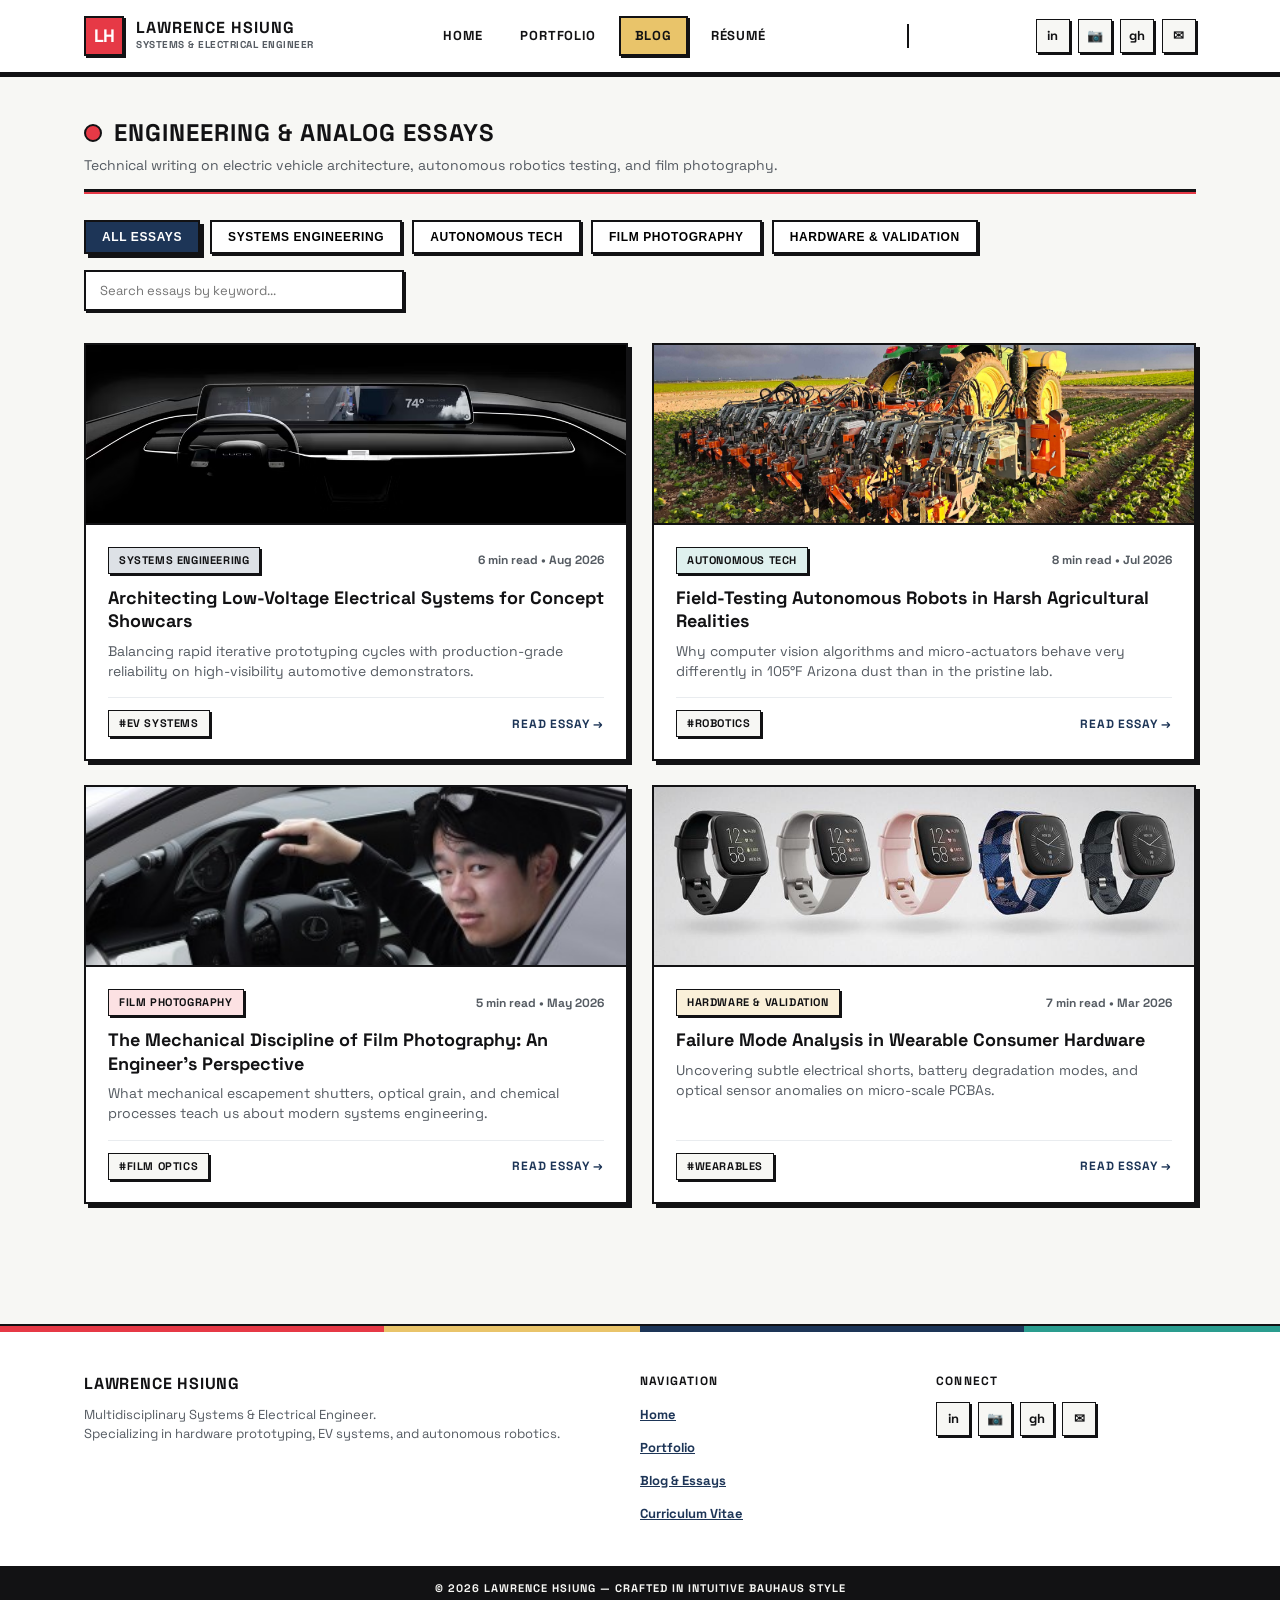
<file: blog.html>
<!DOCTYPE html>
<html lang="en">
<head>
  <meta charset="UTF-8">
  <meta name="viewport" content="width=device-width, initial-scale=1.0">
  <title>Essays & Insights | Lawrence Hsiung</title>
  <meta name="description" content="Technical blog and engineering essays by Lawrence Hsiung on EV systems, autonomous robotics validation, and analog film photography.">
  <link rel="stylesheet" href="style.css">
</head>
<body>

  <!-- HEADER -->
  <header class="site-header">
    <div class="header-container">
      <a href="index.html" class="brand-link">
        <div class="brand-badge">LH</div>
        <div class="brand-text">
          <span class="brand-name">LAWRENCE HSIUNG</span>
          <span class="brand-sub">SYSTEMS & ELECTRICAL ENGINEER</span>
        </div>
      </a>

      <nav class="nav-links">
        <a href="index.html" class="nav-item">HOME</a>
        <a href="portfolio.html" class="nav-item">PORTFOLIO</a>
        <a href="blog.html" class="nav-item active-ochre">BLOG</a>
        <a href="resume.html" class="nav-item">RÉSUMÉ</a>
      </nav>

      <div class="nav-divider"></div>

      <div class="social-links">
        <a href="https://linkedin.com/in/lhsiung" target="_blank" rel="noopener noreferrer" class="social-icon-btn" title="LinkedIn">in</a>
        <a href="https://instagram.com/film.foto.lan" target="_blank" rel="noopener noreferrer" class="social-icon-btn" title="Film Photography (@film.foto.lan)">📷</a>
        <a href="https://github.com/lawrencehsiung/lawrencejhsiung" target="_blank" rel="noopener noreferrer" class="social-icon-btn" title="GitHub">gh</a>
        <a href="mailto:ljhlucidshowcars@gmail.com" class="social-icon-btn" title="Email Contact">✉</a>
      </div>

      <button class="mobile-menu-toggle" aria-label="Toggle Menu">
        <svg width="24" height="24" viewBox="0 0 24 24" fill="none" stroke="currentColor" stroke-width="2.5">
          <line x1="3" y1="6" x2="21" y2="6"></line>
          <line x1="3" y1="12" x2="21" y2="12"></line>
          <line x1="3" y1="18" x2="21" y2="18"></line>
        </svg>
      </button>
    </div>

    <!-- Mobile Menu -->
    <div class="mobile-menu">
      <a href="index.html" class="nav-item">HOME</a>
      <a href="portfolio.html" class="nav-item">PORTFOLIO</a>
      <a href="blog.html" class="nav-item active-ochre">BLOG</a>
      <a href="resume.html" class="nav-item">RÉSUMÉ</a>
    </div>
  </header>

  <!-- MAIN WRAPPER -->
  <main class="main-wrapper">

    <!-- BLOG LIST VIEW CONTAINER -->
    <div id="blog-list-section">
      <!-- PAGE HEADING -->
      <div class="section-heading">
        <div class="heading-title-row">
          <span class="heading-glyph glyph-circle"></span>
          <h1 class="heading-title">Engineering & Analog Essays</h1>
        </div>
        <p class="heading-subtitle">Technical writing on electric vehicle architecture, autonomous robotics testing, and film photography.</p>
        <div class="heading-line vermilion"></div>
      </div>

      <!-- FILTER & SEARCH BAR -->
      <div style="display: flex; flex-wrap: wrap; justify-content: space-between; gap: 16px; margin-bottom: 32px;">
        <div class="filter-bar" style="margin-bottom: 0;">
          <button class="filter-btn blog-filter-btn active" data-filter="all">ALL ESSAYS</button>
          <button class="filter-btn blog-filter-btn" data-filter="systems">SYSTEMS ENGINEERING</button>
          <button class="filter-btn blog-filter-btn" data-filter="robotics">AUTONOMOUS TECH</button>
          <button class="filter-btn blog-filter-btn" data-filter="film">FILM PHOTOGRAPHY</button>
          <button class="filter-btn blog-filter-btn" data-filter="hardware">HARDWARE & VALIDATION</button>
        </div>

        <input type="text" id="blog-search" class="search-input" placeholder="Search essays by keyword...">
      </div>

      <!-- BLOG GRID -->
      <div class="blog-grid">

        <!-- Post 1 -->
        <article class="blog-card" data-category="systems" data-article-id="ev-showcar-electrical-architecture">
          <img src="images/cosmosint.avif" alt="Lucid Cosmos Interior" class="blog-card-img">
          <div class="blog-card-content">
            <div class="blog-meta-row">
              <span class="bauhaus-badge" style="background-color: rgba(29, 53, 87, 0.15);">Systems Engineering</span>
              <span style="font-size: 12px; font-weight: 700; color: var(--muted);">6 min read • Aug 2026</span>
            </div>
            <h2 class="blog-card-title">Architecting Low-Voltage Electrical Systems for Concept Showcars</h2>
            <p class="blog-card-desc">Balancing rapid iterative prototyping cycles with production-grade reliability on high-visibility automotive demonstrators.</p>
            <div class="blog-card-footer">
              <span class="bauhaus-badge">#EV Systems</span>
              <span class="read-link">READ ESSAY →</span>
            </div>
          </div>
        </article>

        <!-- Post 2 -->
        <article class="blog-card" data-category="robotics" data-article-id="field-testing-autonomous-robots">
          <img src="images/farmwisevulcan.jpg" alt="Farmwise Vulcan Smart Weeder" class="blog-card-img">
          <div class="blog-card-content">
            <div class="blog-meta-row">
              <span class="bauhaus-badge" style="background-color: rgba(42, 157, 143, 0.15);">Autonomous Tech</span>
              <span style="font-size: 12px; font-weight: 700; color: var(--muted);">8 min read • Jul 2026</span>
            </div>
            <h2 class="blog-card-title">Field-Testing Autonomous Robots in Harsh Agricultural Realities</h2>
            <p class="blog-card-desc">Why computer vision algorithms and micro-actuators behave very differently in 105°F Arizona dust than in the pristine lab.</p>
            <div class="blog-card-footer">
              <span class="bauhaus-badge">#Robotics</span>
              <span class="read-link">READ ESSAY →</span>
            </div>
          </div>
        </article>

        <!-- Post 3 -->
        <article class="blog-card" data-category="film" data-article-id="film-photography-and-systems-engineering">
          <img src="images/me.jpeg" alt="Analog Photography" class="blog-card-img">
          <div class="blog-card-content">
            <div class="blog-meta-row">
              <span class="bauhaus-badge" style="background-color: rgba(230, 57, 70, 0.15);">Film Photography</span>
              <span style="font-size: 12px; font-weight: 700; color: var(--muted);">5 min read • May 2026</span>
            </div>
            <h2 class="blog-card-title">The Mechanical Discipline of Film Photography: An Engineer's Perspective</h2>
            <p class="blog-card-desc">What mechanical escapement shutters, optical grain, and chemical processes teach us about modern systems engineering.</p>
            <div class="blog-card-footer">
              <span class="bauhaus-badge">#Film Optics</span>
              <span class="read-link">READ ESSAY →</span>
            </div>
          </div>
        </article>

        <!-- Post 4 -->
        <article class="blog-card" data-category="hardware" data-article-id="failure-analysis-wearables">
          <img src="images/versa2.jpg" alt="Wearable Hardware Validation" class="blog-card-img">
          <div class="blog-card-content">
            <div class="blog-meta-row">
              <span class="bauhaus-badge" style="background-color: rgba(233, 196, 106, 0.25);">Hardware & Validation</span>
              <span style="font-size: 12px; font-weight: 700; color: var(--muted);">7 min read • Mar 2026</span>
            </div>
            <h2 class="blog-card-title">Failure Mode Analysis in Wearable Consumer Hardware</h2>
            <p class="blog-card-desc">Uncovering subtle electrical shorts, battery degradation modes, and optical sensor anomalies on micro-scale PCBAs.</p>
            <div class="blog-card-footer">
              <span class="bauhaus-badge">#Wearables</span>
              <span class="read-link">READ ESSAY →</span>
            </div>
          </div>
        </article>

      </div>

      <div id="no-essays-msg" style="display: none; text-align: center; padding: 48px; background-color: var(--surface); border: var(--border);">
        <p style="font-weight: 900; font-size: 16px;">NO ESSAYS FOUND</p>
        <p style="color: var(--muted); font-size: 14px; margin-top: 6px;">Try searching for a different keyword or selecting another category.</p>
      </div>
    </div>

    <!-- BLOG ARTICLE READER VIEW (DYNAMICALLY ACTIVATED) -->
    <div id="blog-reader-section" style="display: none;">
      <div class="article-reader">
        <div class="back-btn-row">
          <button id="back-to-blog-btn" class="bauhaus-btn btn-outline">← Back to All Essays</button>
        </div>

        <!-- Article 1 Content -->
        <div id="article-ev-showcar-electrical-architecture" class="article-content" style="display: none;">
          <div class="article-header">
            <span class="bauhaus-badge" style="background-color: var(--vermilion); color: #FFF;">Systems Engineering</span>
            <span style="font-size: 13px; font-weight: 700; color: var(--muted); margin-left: 12px;">Aug 2026 • 6 min read</span>
            <h1 class="article-title">Architecting Low-Voltage Electrical Systems for Concept Showcars</h1>
            <p class="article-subtitle">Balancing rapid iterative design cycles with production-grade reliability on high-visibility automotive demonstrators.</p>
          </div>
          <div class="article-divider"></div>
          <img src="images/cosmosint.avif" alt="Cosmos Interior Architecture" class="article-cover">
          
          <div class="article-section">
            <h2 class="article-section-title">The Showcar Paradigm: Speed vs. Robustness</h2>
            <p class="article-section-body">Concept showcars occupy a unique intersection in automotive engineering. Unlike production vehicles that benefit from multi-year validation cycles, concept vehicles demand ultra-rapid turnaround while operating under unforgiving public scrutiny. If an interior ambient lighting rail flickers or a digital cluster drops CAN frames during a global live unveiling, there is no second take.

When architecting low-voltage (12V/48V) electrical topologies for showcars like the Lucid Cosmos and Earth platforms, the primary objective is modular decoupling: creating power and communication distribution blocks that can be easily modified without cascading failures across the vehicle network.</p>
            <div class="article-callout">
              Key Rule: In prototype builds, isolate critical vehicle state machines from non-critical experiential lighting and infotainment loads using dedicated solid-state power switches.
            </div>
          </div>

          <div class="article-section">
            <h2 class="article-section-title">Modular Harnessing & Wire Routing</h2>
            <p class="article-section-body">Traditional automotive harnesses are wrapped into rigid, irreversible bundles with complex overmolds. For rapid prototypes, we adopt a modular backbone strategy:

1. Central Power & Logic Hub: A custom enclosure housing solid-state e-fuses, CAN/LIN gateway routers, and microcontroller breakout boards.
2. Sub-System Runs: Quick-disconnect Deutsche and Amphenol connectors routing to doors, center consoles, and roof modules.
3. Dynamic Diagnostics: Built-in current sense telemetry reporting real-time draw per channel over USB/Ethernet to diagnostic laptops.</p>
          </div>

          <div class="article-section">
            <h2 class="article-section-title">Tackling Ground Loops & EMI in Tight Enclosures</h2>
            <p class="article-section-body">In concept interiors, high-density RGB LED drivers, motorized displays, and inductive chargers sit in close proximity to sensitive low-signal sensor lines. Establishing a strict star-grounding architecture and using twisted shielded pairs for all differential communication lines prevents unexpected audio hum or serial bus corruption.</p>
            <div class="article-callout">
              A clean wiring harness is not just aesthetic—it is the best debugging tool you have at 2:00 AM before auto show load-in.
            </div>
          </div>
        </div>

        <!-- Article 2 Content -->
        <div id="article-field-testing-autonomous-robots" class="article-content" style="display: none;">
          <div class="article-header">
            <span class="bauhaus-badge" style="background-color: var(--sage); color: #FFF;">Autonomous Tech</span>
            <span style="font-size: 13px; font-weight: 700; color: var(--muted); margin-left: 12px;">Jul 2026 • 8 min read</span>
            <h1 class="article-title">Field-Testing Autonomous Robots in Harsh Agricultural Realities</h1>
            <p class="article-subtitle">Why computer vision algorithms and micro-actuators behave very differently in 105°F Arizona dust than in the lab.</p>
          </div>
          <div class="article-divider"></div>
          <img src="images/farmwisevulcan.jpg" alt="Farmwise Vulcan Smart Weeder" class="article-cover">
          
          <div class="article-section">
            <h2 class="article-section-title">The Gap Between Bench & Field</h2>
            <p class="article-section-body">In the laboratory, power supplies deliver pristine 24.00V DC, temperatures hover at a comfortable 72°F, and cameras capture perfectly lit targets against clean backgrounds. In the crop fields of Salinas or Yuma, the reality is starkly different: fine silicate dust penetrates standard IP ratings, ambient ground temperatures exceed 115°F, and high-frequency tractor vibrations shake connector pins loose.</p>
          </div>

          <div class="article-section">
            <h2 class="article-section-title">Engineering the IPS Box (Intelligent Power System)</h2>
            <p class="article-section-body">During our development of the Farmwise Vulcan smart weeding robot, one of our critical milestones was designing the Intelligent Power System (IPS Box). The system had to manage power delivery to heavy hydraulic solenoids, high-speed camera strobe arrays, and onboard compute modules while enduring severe mechanical shocks.</p>
            <div class="article-callout">
              Thermal throttling in agricultural robotics does not just slow down compute—it causes latency spikes that lead to mechanical blades clipping crops instead of weeds.
            </div>
          </div>

          <div class="article-section">
            <h2 class="article-section-title">Test Strategies That Actually Prevent Field Disasters</h2>
            <p class="article-section-body">Through hundreds of hours of field trials, we developed a 3-tier validation checklist:

• Thermal Soak & Shake: Subjecting full PCBA enclosures to thermal cycling while undergoing multi-axis vibration testing.
• Brownout Simulation: Testing transient load drops when all cutting actuators fire simultaneously under low alternator output.
• Redundant Watchdogs: Implementing independent hardware watchdog ICs that safely retract cutting blades within 15 milliseconds if compute heartbeats stall.</p>
          </div>
        </div>

        <!-- Article 3 Content -->
        <div id="article-film-photography-and-systems-engineering" class="article-content" style="display: none;">
          <div class="article-header">
            <span class="bauhaus-badge" style="background-color: var(--vermilion); color: #FFF;">Film Photography</span>
            <span style="font-size: 13px; font-weight: 700; color: var(--muted); margin-left: 12px;">May 2026 • 5 min read</span>
            <h1 class="article-title">The Mechanical Discipline of Film Photography: An Engineer's Perspective</h1>
            <p class="article-subtitle">What mechanical shutters, optical grain, and chemical chemistry teach us about modern systems engineering.</p>
          </div>
          <div class="article-divider"></div>
          <img src="images/me.jpeg" alt="Film Photography Profile" class="article-cover">
          
          <div class="article-section">
            <h2 class="article-section-title">The Tangible Feedback of Physical Systems</h2>
            <p class="article-section-body">In modern software and digital electronics, feedback loops are instantaneous and virtually infinite. If a line of code has a bug, you recompile. If a digital exposure is slightly underexposed, you push shadows in Lightroom by 3 stops with zero penalty.

Analog film photography enforces the opposite discipline: you have 36 exposures per roll (or 10 on medium format 6x7), a purely mechanical shutter calibrated by clockwork escapements, and chemical emulsion that permanently records every decision you make.</p>
          </div>

          <div class="article-section">
            <h2 class="article-section-title">Constraints Breed Deliberate Engineering</h2>
            <p class="article-section-body">Operating a manual mechanical camera requires calculating exposure triangles, evaluating lighting dynamic range, and checking depth of field before cocking the shutter. This exact mindset translates directly to hardware engineering:

• Respecting Physical Tolerances: Understanding thermal expansion in metal gears mirrors analyzing PCB trace thermal limits.
• Deliberate Architecture: Committing to a design only after measuring and double-checking assumptions, rather than relying on rapid trial-and-error.</p>
            <div class="article-callout">
              When every exposure carries a tangible physical cost, you learn to observe deeply before taking action.
            </div>
          </div>
        </div>

        <!-- Article 4 Content -->
        <div id="article-failure-analysis-wearables" class="article-content" style="display: none;">
          <div class="article-header">
            <span class="bauhaus-badge" style="background-color: var(--ochre); color: var(--ink);">Hardware & Validation</span>
            <span style="font-size: 13px; font-weight: 700; color: var(--muted); margin-left: 12px;">Mar 2026 • 7 min read</span>
            <h1 class="article-title">Failure Mode Analysis in Wearable Consumer Hardware</h1>
            <p class="article-subtitle">Uncovering subtle electrical shorts, battery degradation modes, and optical sensor anomalies on micro-scale PCBAs.</p>
          </div>
          <div class="article-divider"></div>
          <img src="images/versa2.jpg" alt="Wearable Hardware Validation" class="article-cover">
          
          <div class="article-section">
            <h2 class="article-section-title">The Unforgiving Constraints of Wearable Electronics</h2>
            <p class="article-section-body">Designing wearable electronics like the Fitbit Versa and Inspire series involves packing multi-core processors, Bluetooth transceivers, optical PPG sensor arrays, and LiPo battery protection circuits into a chassis smaller than a matchbox. With components spaced fractions of a millimeter apart, traditional probing is impossible without specialized micro-station test jigs.</p>
          </div>

          <div class="article-section">
            <h2 class="article-section-title">Hunting Phantom Battery Drains</h2>
            <p class="article-section-body">One of the most elusive failure modes in consumer wearables is quiescent current leakage (sub-microamp parasitic drain). When a customer reports a smartwatch dying in 18 hours instead of 5 days, the culprit is often a single capacitor with microscopic dendritic growth or a PMIC buck converter failing to enter ultra-low-power sleep mode.</p>
            <div class="article-callout">
              Automating multi-channel micro-ammeter data logging over 72-hour discharge cycles is the only reliable way to pinpoint sporadic wake-up interrupts.
            </div>
          </div>
        </div>

        <!-- Author Bio Card -->
        <div class="author-card">
          <img src="images/me.jpeg" alt="Lawrence Hsiung" class="author-avatar">
          <div>
            <div style="font-size: 14px; font-weight: 900; letter-spacing: 0.8px;">WRITTEN BY LAWRENCE HSIUNG</div>
            <p style="font-size: 13px; color: var(--muted); margin-top: 4px; line-height: 1.4;">
              Systems & Electrical Engineer @ Lucid Motors. Specializing in vehicle low-voltage architectures, autonomous robotics testing, and analog film photography.
            </p>
          </div>
        </div>

        <div style="display: flex; justify-content: space-between; margin-top: 32px;">
          <button onclick="document.getElementById('back-to-blog-btn').click();" class="bauhaus-btn btn-outline">← All Essays</button>
          <a href="portfolio.html" class="bauhaus-btn btn-primary">View Portfolio →</a>
        </div>
      </div>
    </div>

  </main>

  <!-- FOOTER -->
  <footer class="site-footer">
    <div class="footer-stripe">
      <div class="stripe-red"></div>
      <div class="stripe-yellow"></div>
      <div class="stripe-blue"></div>
      <div class="stripe-green"></div>
    </div>
    <div class="footer-container">
      <div class="footer-brand">
        <h4>LAWRENCE HSIUNG</h4>
        <p>Multidisciplinary Systems & Electrical Engineer.<br>Specializing in hardware prototyping, EV systems, and autonomous robotics.</p>
      </div>
      <div class="footer-col">
        <h5>Navigation</h5>
        <ul class="footer-links">
          <li><a href="index.html">Home</a></li>
          <li><a href="portfolio.html">Portfolio</a></li>
          <li><a href="blog.html">Blog & Essays</a></li>
          <li><a href="resume.html">Curriculum Vitae</a></li>
        </ul>
      </div>
      <div class="footer-col">
        <h5>Connect</h5>
        <div class="footer-social-row">
          <a href="https://linkedin.com/in/lhsiung" target="_blank" class="social-icon-btn" title="LinkedIn">in</a>
          <a href="https://instagram.com/film.foto.lan" target="_blank" class="social-icon-btn" title="Instagram">📷</a>
          <a href="https://github.com/lawrencehsiung/lawrencejhsiung" target="_blank" class="social-icon-btn" title="GitHub">gh</a>
          <a href="mailto:ljhlucidshowcars@gmail.com" class="social-icon-btn" title="Email">✉</a>
        </div>
      </div>
    </div>
    <div class="footer-bottom">
      © 2026 LAWRENCE HSIUNG — CRAFTED IN INTUITIVE BAUHAUS STYLE
    </div>
  </footer>

  <script src="script.js"></script>
</body>
</html>
</file>
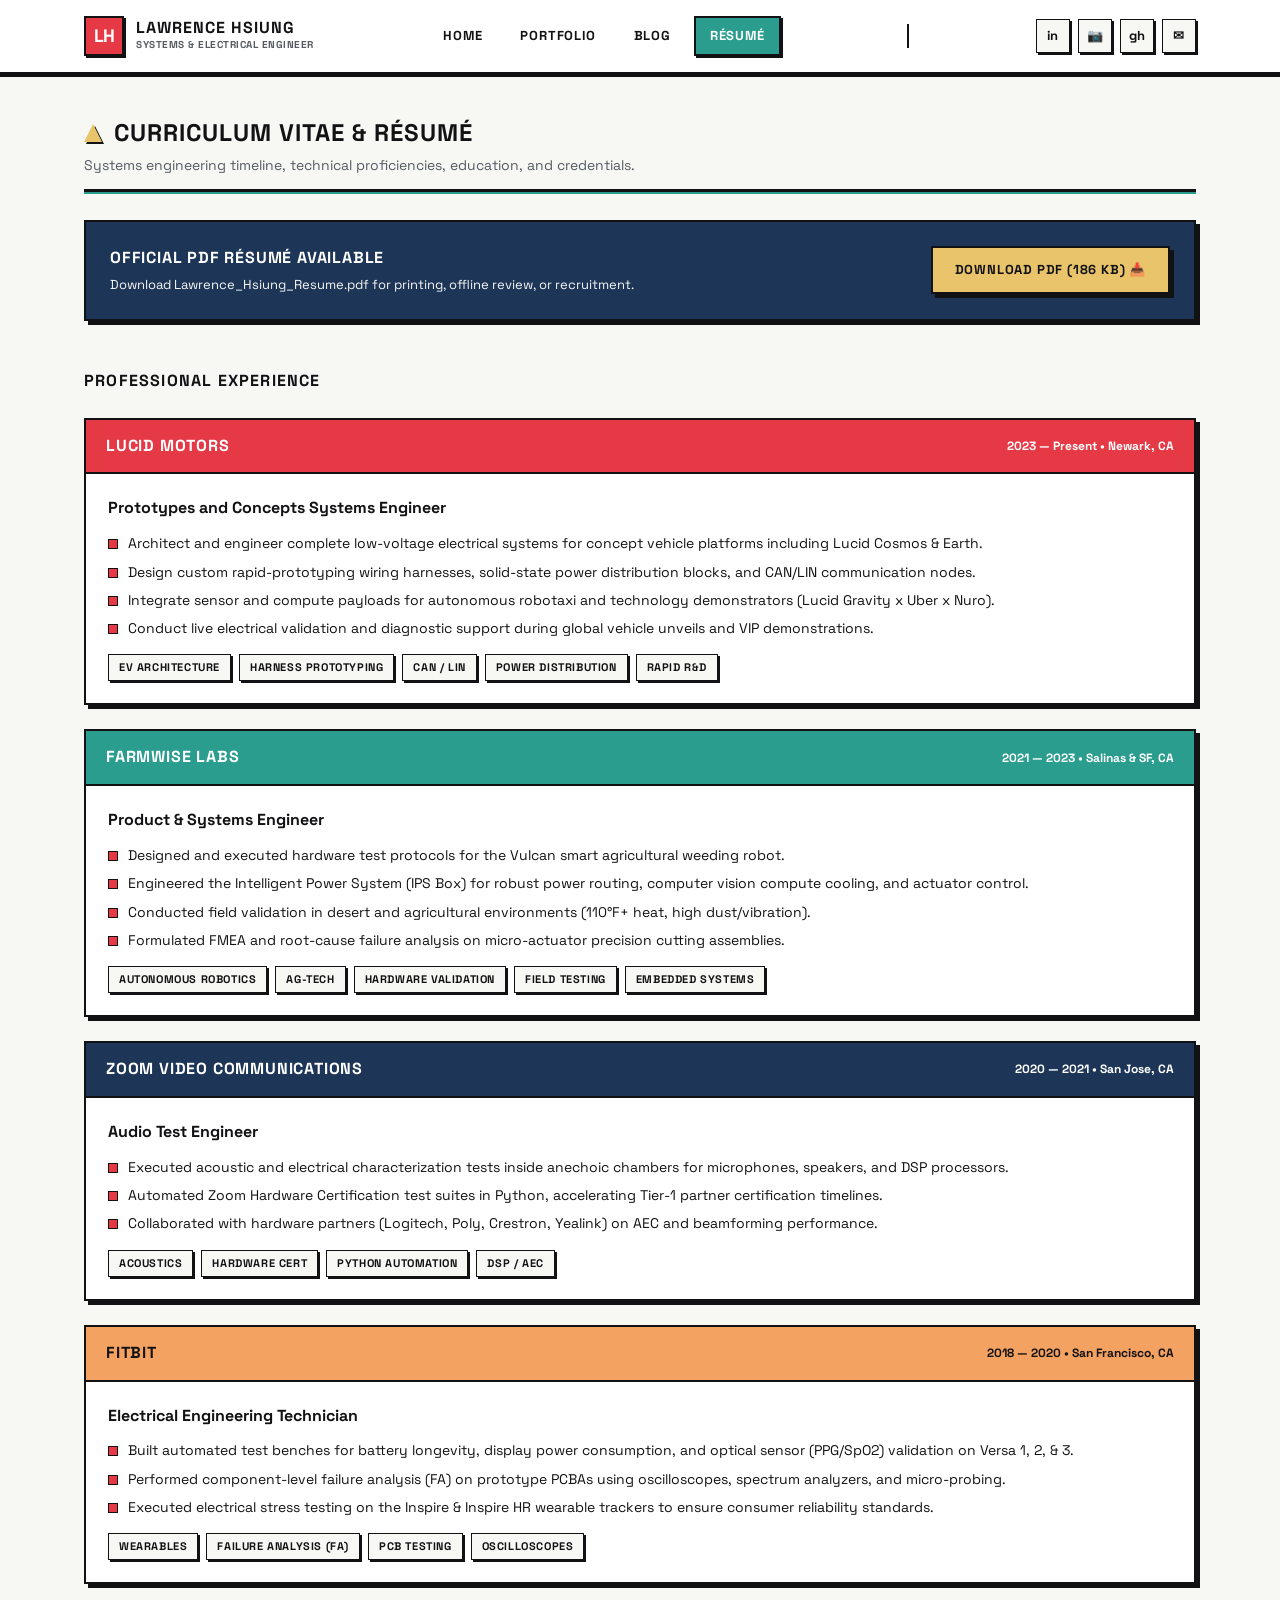
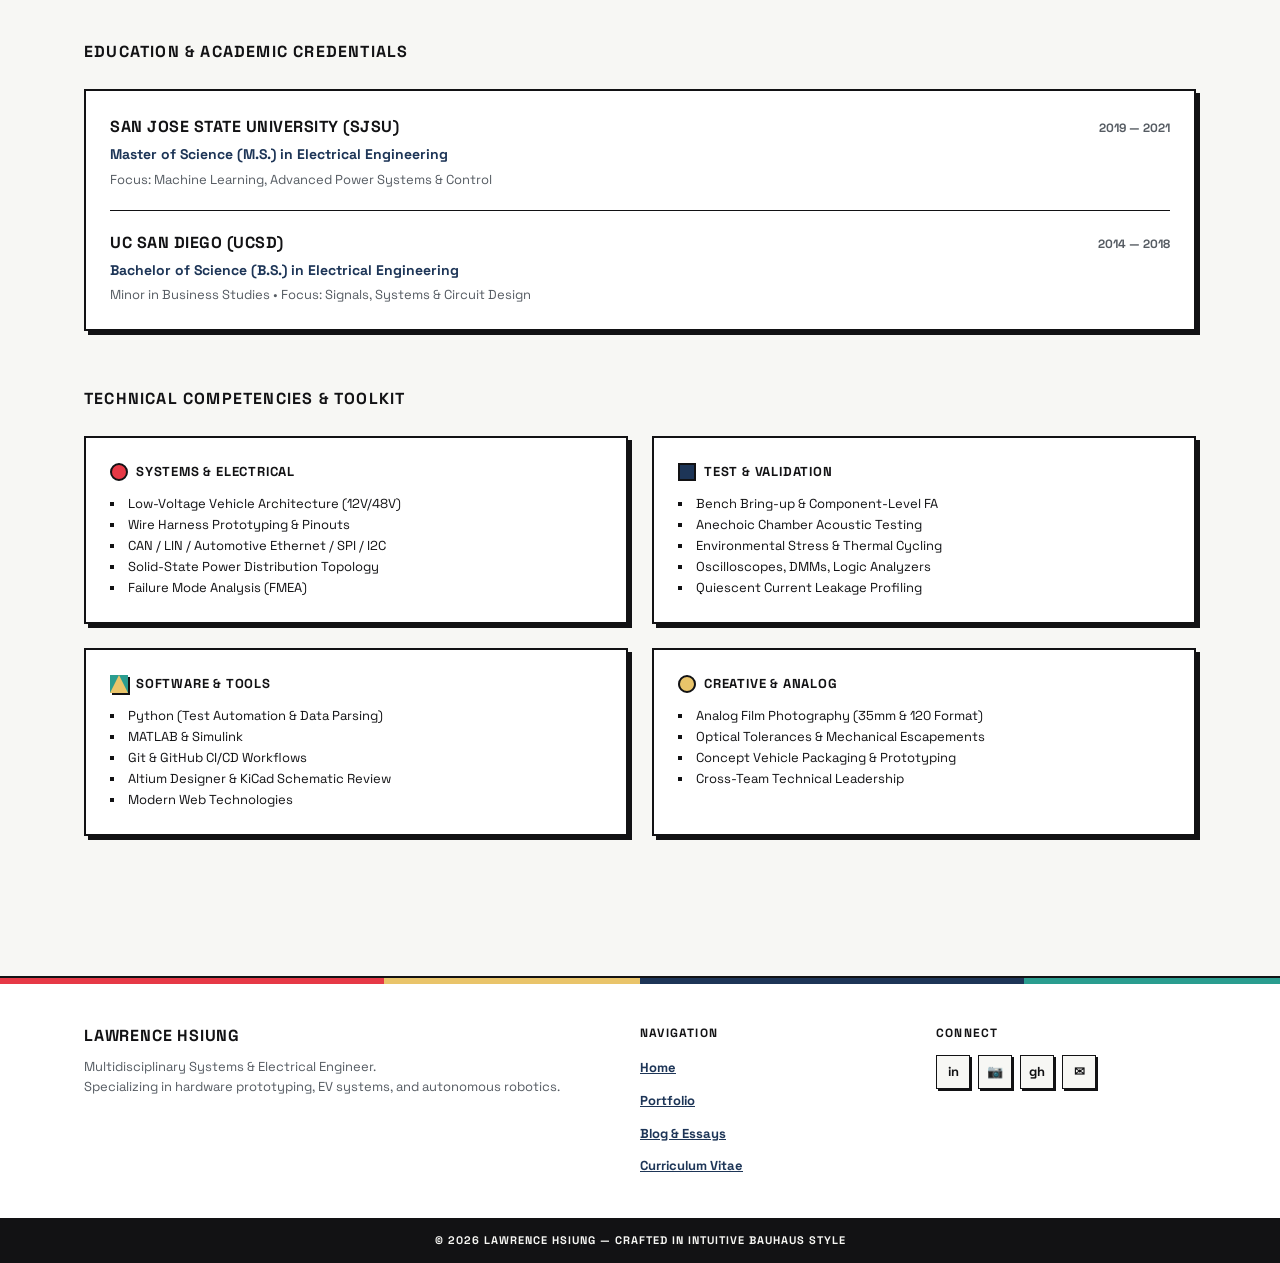
<file: resume.html>
<!DOCTYPE html>
<html lang="en">
<head>
  <meta charset="UTF-8">
  <meta name="viewport" content="width=device-width, initial-scale=1.0">
  <title>Curriculum Vitae & Résumé | Lawrence Hsiung</title>
  <meta name="description" content="Résumé and experience timeline of Lawrence Hsiung — Systems & Electrical Engineer.">
  <link rel="stylesheet" href="style.css">
</head>
<body>

  <!-- HEADER -->
  <header class="site-header">
    <div class="header-container">
      <a href="index.html" class="brand-link">
        <div class="brand-badge">LH</div>
        <div class="brand-text">
          <span class="brand-name">LAWRENCE HSIUNG</span>
          <span class="brand-sub">SYSTEMS & ELECTRICAL ENGINEER</span>
        </div>
      </a>

      <nav class="nav-links">
        <a href="index.html" class="nav-item">HOME</a>
        <a href="portfolio.html" class="nav-item">PORTFOLIO</a>
        <a href="blog.html" class="nav-item">BLOG</a>
        <a href="resume.html" class="nav-item active-sage">RÉSUMÉ</a>
      </nav>

      <div class="nav-divider"></div>

      <div class="social-links">
        <a href="https://linkedin.com/in/lhsiung" target="_blank" rel="noopener noreferrer" class="social-icon-btn" title="LinkedIn">in</a>
        <a href="https://instagram.com/film.foto.lan" target="_blank" rel="noopener noreferrer" class="social-icon-btn" title="Film Photography (@film.foto.lan)">📷</a>
        <a href="https://github.com/lawrencehsiung/lawrencejhsiung" target="_blank" rel="noopener noreferrer" class="social-icon-btn" title="GitHub">gh</a>
        <a href="mailto:ljhlucidshowcars@gmail.com" class="social-icon-btn" title="Email Contact">✉</a>
      </div>

      <button class="mobile-menu-toggle" aria-label="Toggle Menu">
        <svg width="24" height="24" viewBox="0 0 24 24" fill="none" stroke="currentColor" stroke-width="2.5">
          <line x1="3" y1="6" x2="21" y2="6"></line>
          <line x1="3" y1="12" x2="21" y2="12"></line>
          <line x1="3" y1="18" x2="21" y2="18"></line>
        </svg>
      </button>
    </div>

    <!-- Mobile Menu -->
    <div class="mobile-menu">
      <a href="index.html" class="nav-item">HOME</a>
      <a href="portfolio.html" class="nav-item">PORTFOLIO</a>
      <a href="blog.html" class="nav-item">BLOG</a>
      <a href="resume.html" class="nav-item active-sage">RÉSUMÉ</a>
    </div>
  </header>

  <!-- MAIN WRAPPER -->
  <main class="main-wrapper">

    <!-- PAGE HEADING -->
    <div class="section-heading">
      <div class="heading-title-row">
        <span class="heading-glyph glyph-triangle"></span>
        <h1 class="heading-title">Curriculum Vitae & Résumé</h1>
      </div>
      <p class="heading-subtitle">Systems engineering timeline, technical proficiencies, education, and credentials.</p>
      <div class="heading-line sage"></div>
    </div>

    <!-- DOWNLOAD CALLOUT CARD -->
    <div class="bauhaus-card" style="background-color: var(--cobalt); color: #FFF; margin-bottom: 48px; display: flex; flex-wrap: wrap; justify-content: space-between; align-items: center; gap: 20px;">
      <div>
        <div style="font-size: 16px; font-weight: 900; letter-spacing: 0.8px;">OFFICIAL PDF RÉSUMÉ AVAILABLE</div>
        <p style="font-size: 13px; color: var(--bg); margin-top: 4px;">Download Lawrence_Hsiung_Resume.pdf for printing, offline review, or recruitment.</p>
      </div>
      <a href="Lawrence_Hsiung_Resume.pdf" target="_blank" rel="noopener noreferrer" class="bauhaus-btn btn-secondary">Download PDF (186 KB) 📥</a>
    </div>

    <!-- EXPERIENCE TIMELINE -->
    <section style="margin-bottom: 56px;">
      <h2 style="font-size: 16px; font-weight: 900; letter-spacing: 1.2px; text-transform: uppercase; margin-bottom: 24px;">
        PROFESSIONAL EXPERIENCE
      </h2>

      <!-- Lucid Motors -->
      <div class="bauhaus-card" style="margin-bottom: 24px; padding: 0; overflow: hidden;">
        <div style="background-color: var(--vermilion); color: #FFF; padding: 14px 20px; display: flex; justify-content: space-between; align-items: center; border-bottom: var(--border);">
          <div style="font-size: 16px; font-weight: 900; letter-spacing: 0.8px;">LUCID MOTORS</div>
          <div style="font-size: 12px; font-weight: 700;">2023 — Present • Newark, CA</div>
        </div>
        <div style="padding: 22px;">
          <h3 style="font-size: 16px; font-weight: 800; margin-bottom: 12px;">Prototypes and Concepts Systems Engineer</h3>
          <ul class="project-highlights" style="margin-bottom: 16px;">
            <li>Architect and engineer complete low-voltage electrical systems for concept vehicle platforms including Lucid Cosmos & Earth.</li>
            <li>Design custom rapid-prototyping wiring harnesses, solid-state power distribution blocks, and CAN/LIN communication nodes.</li>
            <li>Integrate sensor and compute payloads for autonomous robotaxi and technology demonstrators (Lucid Gravity x Uber x Nuro).</li>
            <li>Conduct live electrical validation and diagnostic support during global vehicle unveils and VIP demonstrations.</li>
          </ul>
          <div class="tags-row">
            <span class="bauhaus-badge">EV Architecture</span>
            <span class="bauhaus-badge">Harness Prototyping</span>
            <span class="bauhaus-badge">CAN / LIN</span>
            <span class="bauhaus-badge">Power Distribution</span>
            <span class="bauhaus-badge">Rapid R&D</span>
          </div>
        </div>
      </div>

      <!-- Farmwise Labs -->
      <div class="bauhaus-card" style="margin-bottom: 24px; padding: 0; overflow: hidden;">
        <div style="background-color: var(--sage); color: #FFF; padding: 14px 20px; display: flex; justify-content: space-between; align-items: center; border-bottom: var(--border);">
          <div style="font-size: 16px; font-weight: 900; letter-spacing: 0.8px;">FARMWISE LABS</div>
          <div style="font-size: 12px; font-weight: 700;">2021 — 2023 • Salinas & SF, CA</div>
        </div>
        <div style="padding: 22px;">
          <h3 style="font-size: 16px; font-weight: 800; margin-bottom: 12px;">Product & Systems Engineer</h3>
          <ul class="project-highlights" style="margin-bottom: 16px;">
            <li>Designed and executed hardware test protocols for the Vulcan smart agricultural weeding robot.</li>
            <li>Engineered the Intelligent Power System (IPS Box) for robust power routing, computer vision compute cooling, and actuator control.</li>
            <li>Conducted field validation in desert and agricultural environments (110°F+ heat, high dust/vibration).</li>
            <li>Formulated FMEA and root-cause failure analysis on micro-actuator precision cutting assemblies.</li>
          </ul>
          <div class="tags-row">
            <span class="bauhaus-badge">Autonomous Robotics</span>
            <span class="bauhaus-badge">Ag-Tech</span>
            <span class="bauhaus-badge">Hardware Validation</span>
            <span class="bauhaus-badge">Field Testing</span>
            <span class="bauhaus-badge">Embedded Systems</span>
          </div>
        </div>
      </div>

      <!-- Zoom -->
      <div class="bauhaus-card" style="margin-bottom: 24px; padding: 0; overflow: hidden;">
        <div style="background-color: var(--cobalt); color: #FFF; padding: 14px 20px; display: flex; justify-content: space-between; align-items: center; border-bottom: var(--border);">
          <div style="font-size: 16px; font-weight: 900; letter-spacing: 0.8px;">ZOOM VIDEO COMMUNICATIONS</div>
          <div style="font-size: 12px; font-weight: 700;">2020 — 2021 • San Jose, CA</div>
        </div>
        <div style="padding: 22px;">
          <h3 style="font-size: 16px; font-weight: 800; margin-bottom: 12px;">Audio Test Engineer</h3>
          <ul class="project-highlights" style="margin-bottom: 16px;">
            <li>Executed acoustic and electrical characterization tests inside anechoic chambers for microphones, speakers, and DSP processors.</li>
            <li>Automated Zoom Hardware Certification test suites in Python, accelerating Tier-1 partner certification timelines.</li>
            <li>Collaborated with hardware partners (Logitech, Poly, Crestron, Yealink) on AEC and beamforming performance.</li>
          </ul>
          <div class="tags-row">
            <span class="bauhaus-badge">Acoustics</span>
            <span class="bauhaus-badge">Hardware Cert</span>
            <span class="bauhaus-badge">Python Automation</span>
            <span class="bauhaus-badge">DSP / AEC</span>
          </div>
        </div>
      </div>

      <!-- Fitbit -->
      <div class="bauhaus-card" style="margin-bottom: 24px; padding: 0; overflow: hidden;">
        <div style="background-color: var(--deep-ochre); color: var(--ink); padding: 14px 20px; display: flex; justify-content: space-between; align-items: center; border-bottom: var(--border);">
          <div style="font-size: 16px; font-weight: 900; letter-spacing: 0.8px;">FITBIT</div>
          <div style="font-size: 12px; font-weight: 700;">2018 — 2020 • San Francisco, CA</div>
        </div>
        <div style="padding: 22px;">
          <h3 style="font-size: 16px; font-weight: 800; margin-bottom: 12px;">Electrical Engineering Technician</h3>
          <ul class="project-highlights" style="margin-bottom: 16px;">
            <li>Built automated test benches for battery longevity, display power consumption, and optical sensor (PPG/SpO2) validation on Versa 1, 2, & 3.</li>
            <li>Performed component-level failure analysis (FA) on prototype PCBAs using oscilloscopes, spectrum analyzers, and micro-probing.</li>
            <li>Executed electrical stress testing on the Inspire & Inspire HR wearable trackers to ensure consumer reliability standards.</li>
          </ul>
          <div class="tags-row">
            <span class="bauhaus-badge">Wearables</span>
            <span class="bauhaus-badge">Failure Analysis (FA)</span>
            <span class="bauhaus-badge">PCB Testing</span>
            <span class="bauhaus-badge">Oscilloscopes</span>
          </div>
        </div>
      </div>
    </section>

    <!-- EDUCATION -->
    <section style="margin-bottom: 56px;">
      <h2 style="font-size: 16px; font-weight: 900; letter-spacing: 1.2px; text-transform: uppercase; margin-bottom: 24px;">
        EDUCATION & ACADEMIC CREDENTIALS
      </h2>

      <div class="bauhaus-card">
        <div style="display: flex; justify-content: space-between; align-items: baseline; margin-bottom: 4px;">
          <div style="font-size: 16px; font-weight: 900; letter-spacing: 0.5px;">SAN JOSE STATE UNIVERSITY (SJSU)</div>
          <div style="font-size: 12px; font-weight: 700; color: var(--muted);">2019 — 2021</div>
        </div>
        <div style="font-size: 14px; font-weight: 700; color: var(--cobalt);">Master of Science (M.S.) in Electrical Engineering</div>
        <p style="font-size: 13px; color: var(--muted); margin-top: 4px;">Focus: Machine Learning, Advanced Power Systems & Control</p>

        <hr style="border: none; border-top: 1.5px solid var(--ink); margin: 20px 0;">

        <div style="display: flex; justify-content: space-between; align-items: baseline; margin-bottom: 4px;">
          <div style="font-size: 16px; font-weight: 900; letter-spacing: 0.5px;">UC SAN DIEGO (UCSD)</div>
          <div style="font-size: 12px; font-weight: 700; color: var(--muted);">2014 — 2018</div>
        </div>
        <div style="font-size: 14px; font-weight: 700; color: var(--cobalt);">Bachelor of Science (B.S.) in Electrical Engineering</div>
        <p style="font-size: 13px; color: var(--muted); margin-top: 4px;">Minor in Business Studies • Focus: Signals, Systems & Circuit Design</p>
      </div>
    </section>

    <!-- TECHNICAL TOOLKIT -->
    <section style="margin-bottom: 40px;">
      <h2 style="font-size: 16px; font-weight: 900; letter-spacing: 1.2px; text-transform: uppercase; margin-bottom: 24px;">
        TECHNICAL COMPETENCIES & TOOLKIT
      </h2>

      <div class="pillars-grid">
        <div class="bauhaus-card">
          <div style="display: flex; align-items: center; gap: 8px; margin-bottom: 12px;">
            <span class="heading-glyph glyph-circle" style="background-color: var(--vermilion);"></span>
            <span style="font-size: 13px; font-weight: 900; letter-spacing: 0.8px;">SYSTEMS & ELECTRICAL</span>
          </div>
          <ul style="list-style: square inside; font-size: 13px; line-height: 1.6;">
            <li>Low-Voltage Vehicle Architecture (12V/48V)</li>
            <li>Wire Harness Prototyping & Pinouts</li>
            <li>CAN / LIN / Automotive Ethernet / SPI / I2C</li>
            <li>Solid-State Power Distribution Topology</li>
            <li>Failure Mode Analysis (FMEA)</li>
          </ul>
        </div>

        <div class="bauhaus-card">
          <div style="display: flex; align-items: center; gap: 8px; margin-bottom: 12px;">
            <span class="heading-glyph glyph-square" style="background-color: var(--cobalt);"></span>
            <span style="font-size: 13px; font-weight: 900; letter-spacing: 0.8px;">TEST & VALIDATION</span>
          </div>
          <ul style="list-style: square inside; font-size: 13px; line-height: 1.6;">
            <li>Bench Bring-up & Component-Level FA</li>
            <li>Anechoic Chamber Acoustic Testing</li>
            <li>Environmental Stress & Thermal Cycling</li>
            <li>Oscilloscopes, DMMs, Logic Analyzers</li>
            <li>Quiescent Current Leakage Profiling</li>
          </ul>
        </div>

        <div class="bauhaus-card">
          <div style="display: flex; align-items: center; gap: 8px; margin-bottom: 12px;">
            <span class="heading-glyph glyph-triangle" style="background-color: var(--sage);"></span>
            <span style="font-size: 13px; font-weight: 900; letter-spacing: 0.8px;">SOFTWARE & TOOLS</span>
          </div>
          <ul style="list-style: square inside; font-size: 13px; line-height: 1.6;">
            <li>Python (Test Automation & Data Parsing)</li>
            <li>MATLAB & Simulink</li>
            <li>Git & GitHub CI/CD Workflows</li>
            <li>Altium Designer & KiCad Schematic Review</li>
            <li>Modern Web Technologies</li>
          </ul>
        </div>

        <div class="bauhaus-card">
          <div style="display: flex; align-items: center; gap: 8px; margin-bottom: 12px;">
            <span class="heading-glyph glyph-circle" style="background-color: var(--ochre);"></span>
            <span style="font-size: 13px; font-weight: 900; letter-spacing: 0.8px;">CREATIVE & ANALOG</span>
          </div>
          <ul style="list-style: square inside; font-size: 13px; line-height: 1.6;">
            <li>Analog Film Photography (35mm & 120 Format)</li>
            <li>Optical Tolerances & Mechanical Escapements</li>
            <li>Concept Vehicle Packaging & Prototyping</li>
            <li>Cross-Team Technical Leadership</li>
          </ul>
        </div>
      </div>
    </section>

  </main>

  <!-- FOOTER -->
  <footer class="site-footer">
    <div class="footer-stripe">
      <div class="stripe-red"></div>
      <div class="stripe-yellow"></div>
      <div class="stripe-blue"></div>
      <div class="stripe-green"></div>
    </div>
    <div class="footer-container">
      <div class="footer-brand">
        <h4>LAWRENCE HSIUNG</h4>
        <p>Multidisciplinary Systems & Electrical Engineer.<br>Specializing in hardware prototyping, EV systems, and autonomous robotics.</p>
      </div>
      <div class="footer-col">
        <h5>Navigation</h5>
        <ul class="footer-links">
          <li><a href="index.html">Home</a></li>
          <li><a href="portfolio.html">Portfolio</a></li>
          <li><a href="blog.html">Blog & Essays</a></li>
          <li><a href="resume.html">Curriculum Vitae</a></li>
        </ul>
      </div>
      <div class="footer-col">
        <h5>Connect</h5>
        <div class="footer-social-row">
          <a href="https://linkedin.com/in/lhsiung" target="_blank" class="social-icon-btn" title="LinkedIn">in</a>
          <a href="https://instagram.com/film.foto.lan" target="_blank" class="social-icon-btn" title="Instagram">📷</a>
          <a href="https://github.com/lawrencehsiung/lawrencejhsiung" target="_blank" class="social-icon-btn" title="GitHub">gh</a>
          <a href="mailto:ljhlucidshowcars@gmail.com" class="social-icon-btn" title="Email">✉</a>
        </div>
      </div>
    </div>
    <div class="footer-bottom">
      © 2026 LAWRENCE HSIUNG — CRAFTED IN INTUITIVE BAUHAUS STYLE
    </div>
  </footer>

  <script src="script.js"></script>
</body>
</html>
</file>
<file: style.css>
@import url('https://fonts.googleapis.com/css2?family=Space+Grotesk:wght@400;500;600;700;800;900&display=swap');

:root {
  --bg: #F7F7F4;
  --surface: #FFFFFF;
  --ink: #121214;
  --vermilion: #E63946;
  --cobalt: #1D3557;
  --sky: #457B9D;
  --ochre: #E9C46A;
  --deep-ochre: #F4A261;
  --sage: #2A9D8F;
  --muted: #555B62;
  --light-grey: #E9ECEF;
  --border: 2px solid #121214;
  --border-thick: 3px solid #121214;
  --shadow: 4px 4px 0px #121214;
  --shadow-lg: 8px 8px 0px #121214;
  --shadow-sm: 2px 2px 0px #121214;
}

* {
  box-sizing: border-box;
  margin: 0;
  padding: 0;
}

body {
  font-family: 'Space Grotesk', -apple-system, BlinkMacSystemFont, 'Segoe UI', Roboto, sans-serif;
  background-color: var(--bg);
  color: var(--ink);
  line-height: 1.55;
  min-height: 100vh;
  display: flex;
  flex-direction: column;
}

a {
  color: inherit;
  text-decoration: none;
}

img {
  max-width: 100%;
  height: auto;
  display: block;
}

/* ================= HEADER & NAV ================= */
.site-header {
  background-color: var(--surface);
  border-bottom: var(--border);
  box-shadow: 0 3px 0 var(--ink);
  position: sticky;
  top: 0;
  z-index: 1000;
}

.header-container {
  max-width: 1160px;
  margin: 0 auto;
  padding: 0 24px;
  height: 72px;
  display: flex;
  align-items: center;
  justify-content: space-between;
}

.brand-link {
  display: flex;
  align-items: center;
  gap: 12px;
}

.brand-badge {
  width: 40px;
  height: 40px;
  background-color: var(--vermilion);
  border: var(--border);
  box-shadow: var(--shadow-sm);
  color: #FFF;
  font-weight: 900;
  font-size: 18px;
  display: flex;
  align-items: center;
  justify-content: center;
  letter-spacing: -0.5px;
}

.brand-text {
  display: flex;
  flex-direction: column;
}

.brand-name {
  font-size: 16px;
  font-weight: 900;
  letter-spacing: 1px;
  line-height: 1.1;
}

.brand-sub {
  font-size: 10px;
  font-weight: 700;
  letter-spacing: 0.5px;
  color: var(--muted);
}

.nav-links {
  display: flex;
  align-items: center;
  gap: 8px;
}

.nav-item {
  padding: 8px 14px;
  font-size: 13px;
  font-weight: 900;
  letter-spacing: 0.8px;
  border: 1.5px solid transparent;
  transition: all 0.15s ease;
}

.nav-item:hover {
  background-color: var(--light-grey);
  border-color: var(--ink);
}

.nav-item.active {
  background-color: var(--vermilion);
  color: #FFF;
  border: var(--border);
  box-shadow: var(--shadow-sm);
}

.nav-item.active-cobalt {
  background-color: var(--cobalt);
  color: #FFF;
  border: var(--border);
  box-shadow: var(--shadow-sm);
}

.nav-item.active-ochre {
  background-color: var(--ochre);
  color: var(--ink);
  border: var(--border);
  box-shadow: var(--shadow-sm);
}

.nav-item.active-sage {
  background-color: var(--sage);
  color: #FFF;
  border: var(--border);
  box-shadow: var(--shadow-sm);
}

.nav-divider {
  width: 2px;
  height: 24px;
  background-color: var(--ink);
  margin: 0 12px;
}

.social-links {
  display: flex;
  align-items: center;
  gap: 8px;
}

.social-icon-btn {
  width: 34px;
  height: 34px;
  background-color: var(--bg);
  border: 1.5px solid var(--ink);
  box-shadow: var(--shadow-sm);
  display: flex;
  align-items: center;
  justify-content: center;
  font-weight: 900;
  font-size: 13px;
  transition: transform 0.1s ease, box-shadow 0.1s ease;
}

.social-icon-btn:hover {
  transform: translate(-2px, -2px);
  box-shadow: 4px 4px 0 var(--ink);
}

.mobile-menu-toggle {
  display: none;
  background: var(--bg);
  border: var(--border);
  box-shadow: var(--shadow-sm);
  padding: 8px;
  cursor: pointer;
}

.mobile-menu {
  display: none;
  background-color: var(--surface);
  border-bottom: var(--border);
  padding: 16px 24px;
}

.mobile-menu.open {
  display: flex;
  flex-direction: column;
  gap: 12px;
}

/* ================= MAIN CONTAINER ================= */
.main-wrapper {
  max-width: 1160px;
  width: 100%;
  margin: 0 auto;
  padding: 40px 24px 80px;
  flex: 1;
}

/* ================= BAUHAUS COMPONENTS ================= */
.bauhaus-card {
  background-color: var(--surface);
  border: var(--border);
  box-shadow: var(--shadow);
  padding: 24px;
  transition: transform 0.15s ease, box-shadow 0.15s ease;
}

.bauhaus-card.hoverable:hover {
  transform: translate(-3px, -3px);
  box-shadow: 7px 7px 0 var(--ink);
}

.bauhaus-badge {
  display: inline-flex;
  align-items: center;
  gap: 5px;
  padding: 4px 10px;
  font-size: 11px;
  font-weight: 800;
  letter-spacing: 0.6px;
  text-transform: uppercase;
  background-color: var(--bg);
  border: 1.5px solid var(--ink);
  box-shadow: var(--shadow-sm);
}

.bauhaus-btn {
  display: inline-flex;
  align-items: center;
  justify-content: center;
  gap: 8px;
  padding: 12px 22px;
  font-size: 13px;
  font-weight: 900;
  letter-spacing: 0.8px;
  text-transform: uppercase;
  border: var(--border);
  box-shadow: var(--shadow);
  cursor: pointer;
  transition: transform 0.1s ease, box-shadow 0.1s ease;
}

.bauhaus-btn:hover {
  transform: translate(-2px, -2px);
  box-shadow: 6px 6px 0 var(--ink);
}

.bauhaus-btn:active {
  transform: translate(2px, 2px);
  box-shadow: 2px 2px 0 var(--ink);
}

.btn-primary {
  background-color: var(--vermilion);
  color: #FFF;
}

.btn-secondary {
  background-color: var(--ochre);
  color: var(--ink);
}

.btn-cobalt {
  background-color: var(--cobalt);
  color: #FFF;
}

.btn-outline {
  background-color: var(--surface);
  color: var(--ink);
}

/* ================= SECTION HEADINGS ================= */
.section-heading {
  margin-bottom: 28px;
}

.heading-title-row {
  display: flex;
  align-items: center;
  gap: 12px;
}

.heading-glyph {
  width: 18px;
  height: 18px;
  border: 2px solid var(--ink);
  display: inline-block;
}

.glyph-circle {
  border-radius: 50%;
  background-color: var(--vermilion);
}

.glyph-square {
  background-color: var(--cobalt);
}

.glyph-triangle {
  width: 0;
  height: 0;
  border-left: 9px solid transparent;
  border-right: 9px solid transparent;
  border-bottom: 18px solid var(--ochre);
  border-top: none;
  filter: drop-shadow(2px 2px 0 var(--ink));
}

.heading-title {
  font-size: 24px;
  font-weight: 900;
  letter-spacing: 1px;
  text-transform: uppercase;
}

.heading-subtitle {
  font-size: 14px;
  color: var(--muted);
  margin-top: 4px;
}

.heading-line {
  height: 3px;
  background-color: var(--ink);
  margin-top: 12px;
  position: relative;
}

.heading-line::after {
  content: '';
  position: absolute;
  top: 3px;
  left: 0;
  height: 2px;
  width: 100%;
  background-color: var(--vermilion);
}

.heading-line.cobalt::after {
  background-color: var(--cobalt);
}

.heading-line.ochre::after {
  background-color: var(--ochre);
}

.heading-line.sage::after {
  background-color: var(--sage);
}

/* ================= HERO SECTION ================= */
.hero-grid {
  display: grid;
  grid-template-columns: 280px 1fr;
  gap: 48px;
  align-items: start;
  margin-bottom: 60px;
}

.hero-avatar-box {
  width: 280px;
  height: 280px;
  background-color: var(--ochre);
  border: var(--border);
  box-shadow: var(--shadow-lg);
  position: relative;
  overflow: hidden;
}

.hero-avatar-box img {
  width: 100%;
  height: 100%;
  object-fit: cover;
}

.hero-avatar-tag {
  position: absolute;
  top: 0;
  left: 0;
  background-color: var(--vermilion);
  color: #FFF;
  font-size: 10px;
  font-weight: 900;
  padding: 4px 8px;
  border-right: 2px solid var(--ink);
  border-bottom: 2px solid var(--ink);
  letter-spacing: 1px;
}

.hero-kicker {
  display: flex;
  align-items: center;
  gap: 8px;
  font-size: 12px;
  font-weight: 900;
  letter-spacing: 1.5px;
  color: var(--cobalt);
  text-transform: uppercase;
  margin-bottom: 8px;
}

.hero-title {
  font-size: 46px;
  font-weight: 900;
  line-height: 1.1;
  letter-spacing: -1px;
  margin-bottom: 8px;
}

.hero-role-pill {
  display: inline-block;
  background-color: var(--surface);
  border: 1.5px solid var(--ink);
  padding: 4px 12px;
  font-size: 14px;
  font-weight: 800;
  margin-bottom: 16px;
}

.hero-bio {
  font-size: 16px;
  color: var(--ink);
  line-height: 1.6;
  margin-bottom: 24px;
}

.hero-actions {
  display: flex;
  flex-wrap: wrap;
  gap: 12px;
}

/* ================= PILLARS ================= */
.pillars-grid {
  display: grid;
  grid-template-columns: repeat(2, 1fr);
  gap: 24px;
  margin-bottom: 60px;
}

.pillar-header {
  display: flex;
  align-items: center;
  gap: 14px;
  margin-bottom: 14px;
}

.pillar-icon-box {
  width: 42px;
  height: 42px;
  border: var(--border);
  box-shadow: var(--shadow-sm);
  display: flex;
  align-items: center;
  justify-content: center;
  font-size: 18px;
  color: #FFF;
}

.pillar-title {
  font-size: 15px;
  font-weight: 900;
  letter-spacing: 0.8px;
}

.pillar-sub {
  font-size: 12px;
  font-weight: 700;
  color: var(--muted);
}

.pillar-desc {
  font-size: 14px;
  line-height: 1.5;
}

/* ================= PROJECT CARDS ================= */
.project-card {
  background-color: var(--surface);
  border: var(--border);
  box-shadow: var(--shadow);
  margin-bottom: 36px;
  overflow: hidden;
}

.project-card-header {
  padding: 18px 24px;
  display: flex;
  align-items: center;
  justify-content: space-between;
  border-bottom: var(--border);
  color: #FFF;
}

.project-header-left {
  display: flex;
  align-items: center;
  gap: 16px;
}

.project-logo-box {
  width: 48px;
  height: 48px;
  background-color: var(--surface);
  border: var(--border);
  box-shadow: var(--shadow-sm);
  padding: 6px;
  display: flex;
  align-items: center;
  justify-content: center;
}

.project-logo-box img {
  max-width: 100%;
  max-height: 100%;
  object-fit: contain;
}

.project-title {
  font-size: 18px;
  font-weight: 900;
  letter-spacing: 0.8px;
}

.project-role-meta {
  font-size: 13px;
  font-weight: 600;
  opacity: 0.9;
}

.project-body {
  padding: 24px;
}

.project-summary {
  font-size: 15px;
  line-height: 1.55;
  margin-bottom: 20px;
}

.project-section-subhead {
  font-size: 12px;
  font-weight: 900;
  letter-spacing: 1px;
  margin-bottom: 10px;
  color: var(--ink);
}

.project-highlights {
  list-style: none;
  margin-bottom: 24px;
}

.project-highlights li {
  position: relative;
  padding-left: 20px;
  margin-bottom: 8px;
  font-size: 14px;
  line-height: 1.45;
}

.project-highlights li::before {
  content: '';
  position: absolute;
  left: 0;
  top: 6px;
  width: 8px;
  height: 8px;
  background-color: var(--vermilion);
  border: 1.5px solid var(--ink);
}

.project-gallery-grid {
  display: grid;
  grid-template-columns: repeat(auto-fill, minmax(200px, 1fr));
  gap: 16px;
  margin-bottom: 24px;
}

.gallery-thumbnail {
  border: var(--border);
  box-shadow: var(--shadow-sm);
  background-color: var(--bg);
  cursor: pointer;
  transition: transform 0.15s ease, box-shadow 0.15s ease;
  overflow: hidden;
}

.gallery-thumbnail:hover {
  transform: translate(-3px, -3px);
  box-shadow: var(--shadow);
}

.gallery-thumb-img {
  height: 130px;
  width: 100%;
  object-fit: cover;
}

.gallery-thumb-caption {
  padding: 8px 10px;
  background-color: var(--surface);
  border-top: 1.5px solid var(--ink);
  font-size: 11px;
  font-weight: 800;
  white-space: nowrap;
  overflow: hidden;
  text-overflow: ellipsis;
}

.tags-row {
  display: flex;
  flex-wrap: wrap;
  gap: 8px;
}

/* ================= BLOG CARDS & LIST ================= */
.blog-grid {
  display: grid;
  grid-template-columns: repeat(2, 1fr);
  gap: 24px;
  margin-bottom: 40px;
}

.blog-card {
  background-color: var(--surface);
  border: var(--border);
  box-shadow: var(--shadow);
  display: flex;
  flex-direction: column;
  cursor: pointer;
  transition: transform 0.15s ease, box-shadow 0.15s ease;
}

.blog-card:hover {
  transform: translate(-3px, -3px);
  box-shadow: 7px 7px 0 var(--ink);
}

.blog-card-stripe {
  height: 8px;
  width: 100%;
}

.blog-card-img {
  height: 180px;
  width: 100%;
  object-fit: cover;
  border-bottom: var(--border);
}

.blog-card-content {
  padding: 22px;
  flex: 1;
  display: flex;
  flex-direction: column;
}

.blog-meta-row {
  display: flex;
  align-items: center;
  justify-content: space-between;
  margin-bottom: 12px;
}

.blog-card-title {
  font-size: 18px;
  font-weight: 900;
  line-height: 1.3;
  margin-bottom: 8px;
}

.blog-card-desc {
  font-size: 14px;
  color: var(--muted);
  line-height: 1.45;
  margin-bottom: 16px;
  flex: 1;
}

.blog-card-footer {
  display: flex;
  align-items: center;
  justify-content: space-between;
  border-top: 1.5px solid var(--light-grey);
  padding-top: 12px;
}

.read-link {
  font-size: 12px;
  font-weight: 900;
  letter-spacing: 0.8px;
  color: var(--cobalt);
  display: flex;
  align-items: center;
  gap: 4px;
}

/* ================= ARTICLE READER ================= */
.article-reader {
  max-width: 820px;
  margin: 0 auto;
}

.back-btn-row {
  margin-bottom: 24px;
}

.article-header {
  margin-bottom: 28px;
}

.article-title {
  font-size: 36px;
  font-weight: 900;
  line-height: 1.15;
  margin: 14px 0 10px;
  letter-spacing: -0.5px;
}

.article-subtitle {
  font-size: 18px;
  color: var(--muted);
  line-height: 1.4;
  font-weight: 500;
}

.article-divider {
  height: 3px;
  background-color: var(--ink);
  margin: 24px 0 32px;
}

.article-cover {
  width: 100%;
  height: 340px;
  object-fit: cover;
  border: var(--border);
  box-shadow: var(--shadow);
  margin-bottom: 36px;
}

.article-section {
  margin-bottom: 32px;
}

.article-section-title {
  font-size: 20px;
  font-weight: 900;
  margin-bottom: 14px;
  display: flex;
  align-items: center;
  gap: 10px;
}

.article-section-title::before {
  content: '';
  width: 10px;
  height: 10px;
  background-color: var(--cobalt);
  display: inline-block;
}

.article-section-body {
  font-size: 16px;
  line-height: 1.7;
  margin-bottom: 16px;
  white-space: pre-line;
}

.article-callout {
  background-color: rgba(233, 196, 106, 0.25);
  border: var(--border);
  box-shadow: var(--shadow-sm);
  padding: 18px 22px;
  margin: 20px 0;
  font-weight: 700;
  font-style: italic;
  font-size: 15px;
  border-left: 6px solid var(--vermilion);
}

.author-card {
  background-color: var(--surface);
  border: var(--border);
  box-shadow: var(--shadow);
  padding: 24px;
  display: flex;
  gap: 20px;
  align-items: center;
  margin: 40px 0;
}

.author-avatar {
  width: 64px;
  height: 64px;
  border-radius: 50%;
  border: var(--border);
  object-fit: cover;
}

/* ================= FILTER / SEARCH CONTROLS ================= */
.filter-bar {
  display: flex;
  flex-wrap: wrap;
  gap: 10px;
  margin-bottom: 32px;
}

.filter-btn {
  padding: 8px 16px;
  font-size: 12px;
  font-weight: 800;
  letter-spacing: 0.6px;
  text-transform: uppercase;
  background-color: var(--surface);
  border: var(--border);
  box-shadow: var(--shadow-sm);
  cursor: pointer;
  transition: all 0.15s ease;
}

.filter-btn:hover {
  background-color: var(--light-grey);
}

.filter-btn.active {
  background-color: var(--cobalt);
  color: #FFF;
  box-shadow: var(--shadow);
}

.search-input {
  width: 100%;
  max-width: 320px;
  padding: 10px 14px;
  font-size: 13px;
  font-family: inherit;
  border: var(--border);
  box-shadow: var(--shadow-sm);
  outline: none;
  background-color: var(--surface);
}

.search-input:focus {
  border-color: var(--cobalt);
}

/* ================= LIGHTBOX MODAL ================= */
.modal-overlay {
  display: none;
  position: fixed;
  top: 0;
  left: 0;
  width: 100%;
  height: 100%;
  background-color: rgba(18, 18, 20, 0.75);
  z-index: 2000;
  align-items: center;
  justify-content: center;
  padding: 20px;
}

.modal-overlay.open {
  display: flex;
}

.modal-container {
  background-color: var(--surface);
  border: var(--border);
  box-shadow: var(--shadow-lg);
  max-width: 850px;
  width: 100%;
  max-height: 90vh;
  display: flex;
  flex-direction: column;
  overflow: hidden;
}

.modal-header {
  background-color: var(--cobalt);
  color: #FFF;
  padding: 14px 20px;
  display: flex;
  align-items: center;
  justify-content: space-between;
  border-bottom: var(--border);
}

.modal-header-title {
  font-size: 15px;
  font-weight: 900;
  letter-spacing: 0.8px;
  text-transform: uppercase;
}

.modal-close-btn {
  background: none;
  border: none;
  color: #FFF;
  font-size: 24px;
  cursor: pointer;
  line-height: 1;
  font-weight: 900;
}

.modal-image-wrap {
  padding: 16px;
  background-color: var(--bg);
  flex: 1;
  display: flex;
  align-items: center;
  justify-content: center;
  max-height: 60vh;
  overflow: hidden;
}

.modal-image-wrap img {
  max-height: 55vh;
  width: auto;
  object-fit: contain;
  border: 1.5px solid var(--ink);
}

.modal-footer {
  padding: 16px 20px;
  background-color: var(--surface);
  border-top: var(--border);
}

.modal-caption-title {
  font-size: 15px;
  font-weight: 800;
  margin-bottom: 4px;
}

.modal-caption-desc {
  font-size: 13px;
  color: var(--muted);
}

/* ================= FOOTER ================= */
.site-footer {
  background-color: var(--surface);
  border-top: var(--border);
  margin-top: auto;
}

.footer-stripe {
  display: flex;
  height: 6px;
  width: 100%;
}

.stripe-red { flex: 3; background-color: var(--vermilion); }
.stripe-yellow { flex: 2; background-color: var(--ochre); }
.stripe-blue { flex: 3; background-color: var(--cobalt); }
.stripe-green { flex: 2; background-color: var(--sage); }

.footer-container {
  max-width: 1160px;
  margin: 0 auto;
  padding: 40px 24px;
  display: grid;
  grid-template-columns: 2fr 1fr 1fr;
  gap: 36px;
}

.footer-brand h4 {
  font-size: 16px;
  font-weight: 900;
  letter-spacing: 0.8px;
  margin-bottom: 8px;
}

.footer-brand p {
  font-size: 13px;
  color: var(--muted);
  line-height: 1.5;
}

.footer-col h5 {
  font-size: 12px;
  font-weight: 900;
  letter-spacing: 1.2px;
  margin-bottom: 12px;
  text-transform: uppercase;
}

.footer-links {
  list-style: none;
  display: flex;
  flex-direction: column;
  gap: 8px;
}

.footer-links a {
  font-size: 13px;
  font-weight: 700;
  color: var(--cobalt);
  text-decoration: underline;
}

.footer-social-row {
  display: flex;
  gap: 8px;
}

.footer-bottom {
  background-color: var(--ink);
  color: var(--bg);
  text-align: center;
  padding: 14px 20px;
  font-size: 11px;
  font-weight: 800;
  letter-spacing: 1px;
}

/* ================= RESPONSIVE ================= */
@media (max-width: 860px) {
  .hero-grid {
    grid-template-columns: 1fr;
    gap: 28px;
  }
  .hero-avatar-box {
    margin: 0 auto;
  }
  .pillars-grid, .blog-grid {
    grid-template-columns: 1fr;
  }
  .nav-links, .social-links, .nav-divider {
    display: none;
  }
  .mobile-menu-toggle {
    display: block;
  }
  .footer-container {
    grid-template-columns: 1fr;
    gap: 24px;
  }
}
</file>
